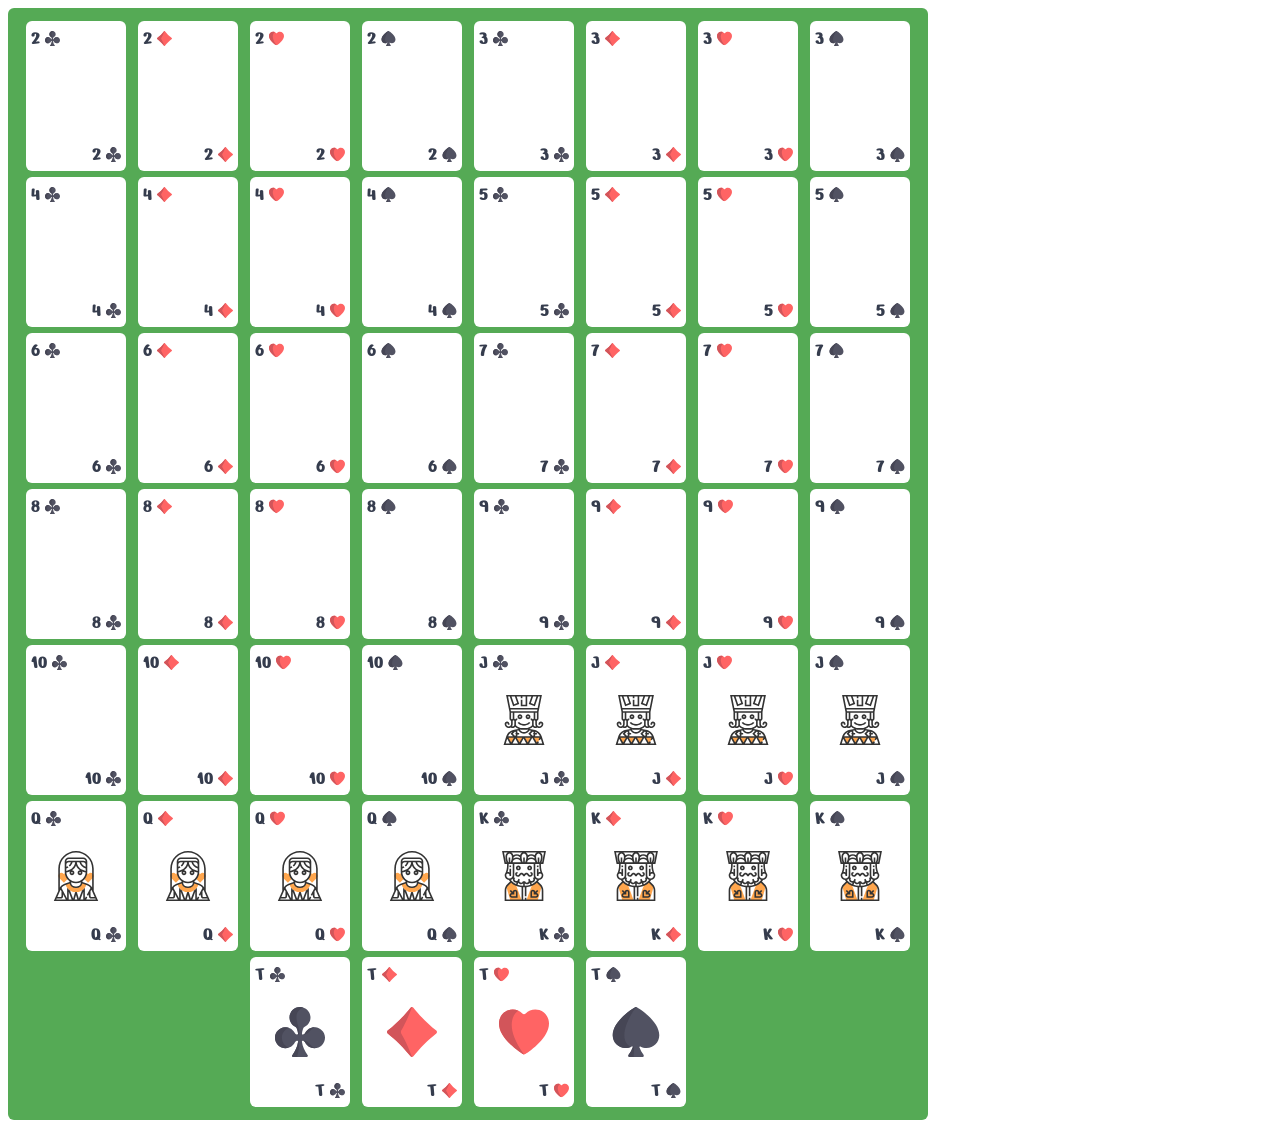
<file: lesson-04/hw-07-cards/index.html>
<!DOCTYPE html>
<html lang="en">
<head>
	<meta charset="UTF-8">
	<meta name="viewport" content="width=device-width, initial-scale=1.0">
	<title>Cards</title>
	<link href="https://fonts.googleapis.com/css2?family=Nerko+One&display=swap" rel="stylesheet">
	<link rel="stylesheet" href="css/style.css">
</head>
<body>
	<div class="wrapper">
		<div class="card">
			<div class="card__info">2<img src="images/clubs.svg" alt="clubs"></div>
			<div class="card__info">2<img src="images/clubs.svg" alt="clubs"></div>
		</div>
		<div class="card">
			<div class="card__info">2<img src="images/spades.svg" alt="spades"></div>
			<div class="card__info">2<img src="images/spades.svg" alt="spades"></div>
		</div>
		<div class="card">
			<div class="card__info">2<img src="images/diamonds.svg" alt="diamonds"></div>
			<div class="card__info">2<img src="images/diamonds.svg" alt="diamonds"></div>
		</div>
		<div class="card">
			<div class="card__info">2<img src="images/hearts.svg" alt="hearts"></div>
			<div class="card__info">2<img src="images/hearts.svg" alt="hearts"></div>
		</div>
		<div class="card card--person">
			<div class="card__info">J<img src="images/clubs.svg" alt="clubs"></div>
			<img class="person" src="images/jack.svg" alt="clubs">
			<div class="card__info">J<img src="images/clubs.svg" alt="clubs"></div>
		</div>
		<div class="card card--person">
			<div class="card__info">J<img src="images/spades.svg" alt="spades"></div>
			<img class="person" src="images/jack.svg" alt="spades">
			<div class="card__info">J<img src="images/spades.svg" alt="spades"></div>
		</div>
		<div class="card card--person">
			<div class="card__info">T<img src="images/clubs.svg" alt="clubs"></div>
			<img class="person" src="images/clubs.svg" alt="clubs">
			<div class="card__info">T<img src="images/clubs.svg" alt="clubs"></div>
		</div>
		<div class="card card--person">
			<div class="card__info">T<img src="images/spades.svg" alt="spades"></div>
			<img class="person" src="images/spades.svg" alt="spades">
			<div class="card__info">T<img src="images/spades.svg" alt="spades"></div>
		</div>
	</div>
</body>
<script src= 'script.js'> </script>
</html>
</file>
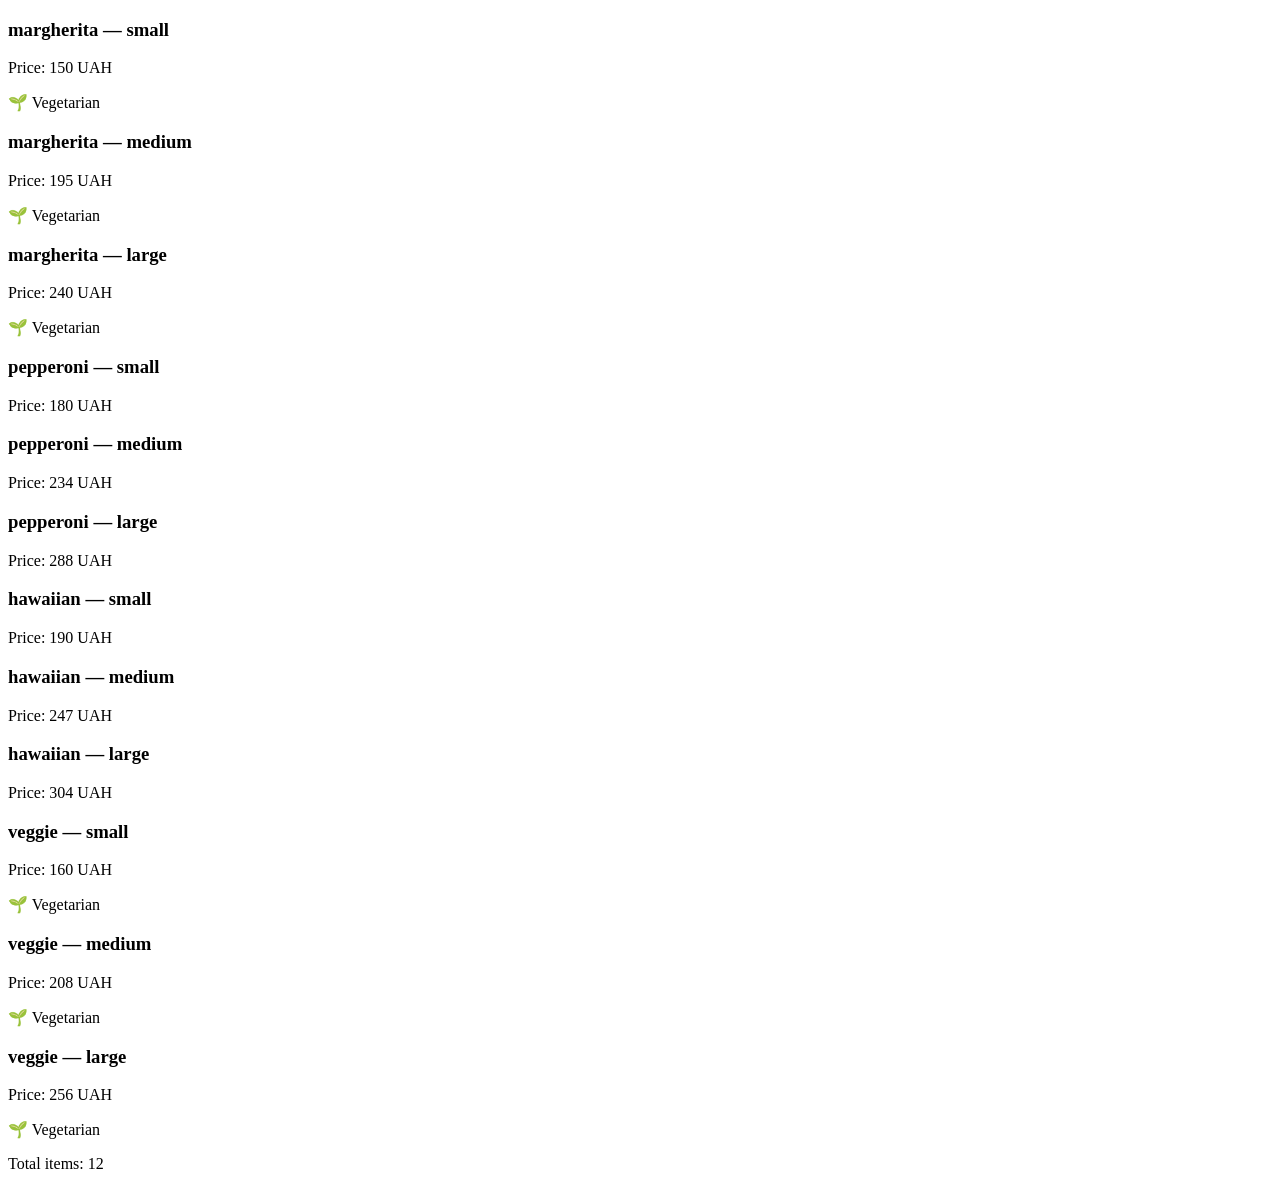
<file: lesson-04/practice-pizza-menu/index.html>
<!DOCTYPE html>
<html lang="en">
<head>
    <meta charset="UTF-8">
    <meta name="viewport" content="width=device-width, initial-scale=1.0">
    <title>Document</title>
</head>
<body>
    
</body>
<script src= 'script.js'> </script>
</html>
</file>
<file: lesson-04/hw-07-cards/css/style.css>
html, body {
  font-family: "Nerko One", cursive;
  color: #353c4d;
  font-size: 20px; }
  html svg, html img, body svg, body img {
    height: 15px; }

.wrapper {
  width: 900px;
  display: flex;
  flex-wrap: wrap;
  align-items: flex-start;
  justify-content: center;
  background: #55aa55;
  border-radius: 6px;
  padding: 10px; }

.card {
  width: 100px;
  height: 150px;
  border-radius: 6px;
  background: white;
  padding: 5px;
  box-sizing: border-box;
  display: flex;
  flex-direction: column;
  justify-content: space-between;
  margin: 3px 6px; }
  .card--person .person {
    height: 50px; }
  .card__info {
    display: flex;
    align-items: center; }
    .card__info:last-of-type {
      justify-content: flex-end; }
    .card__info img {
      margin-left: 5px; }

/*# sourceMappingURL=style.css.map */
</file>
